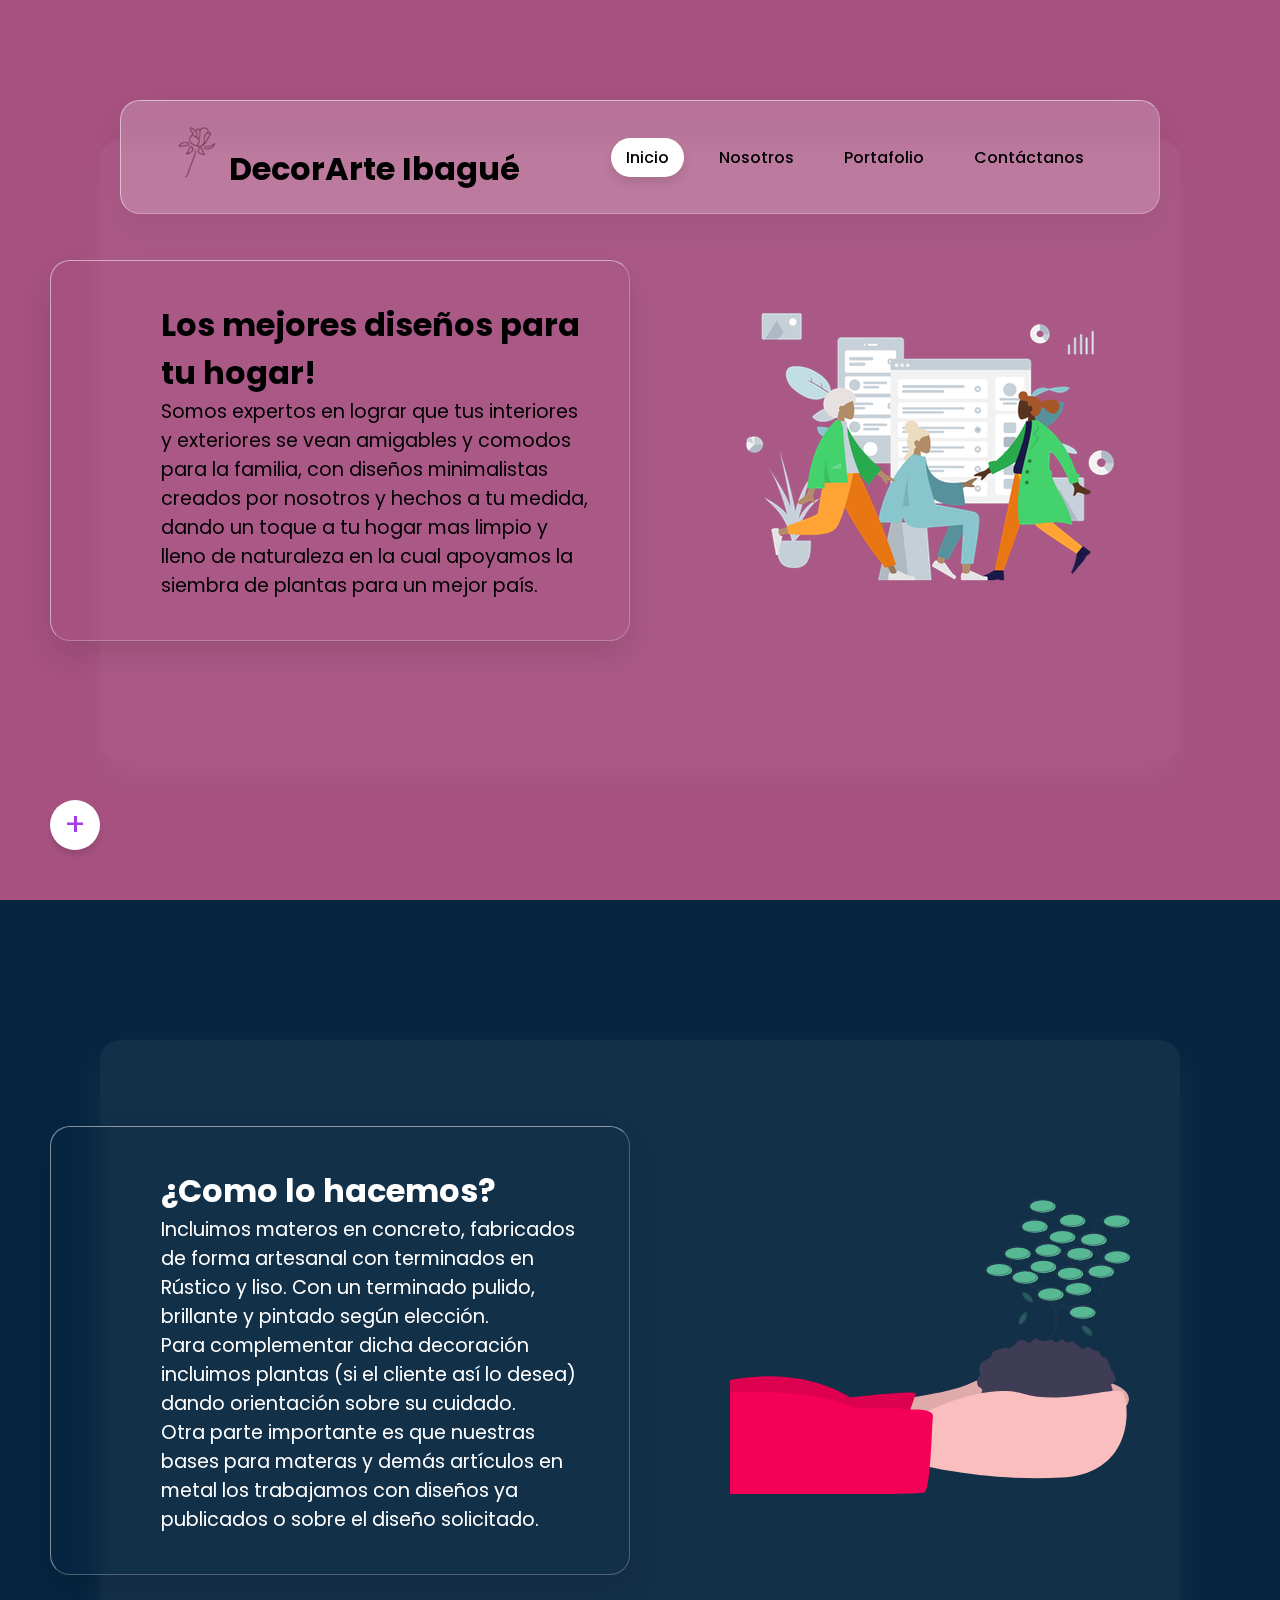
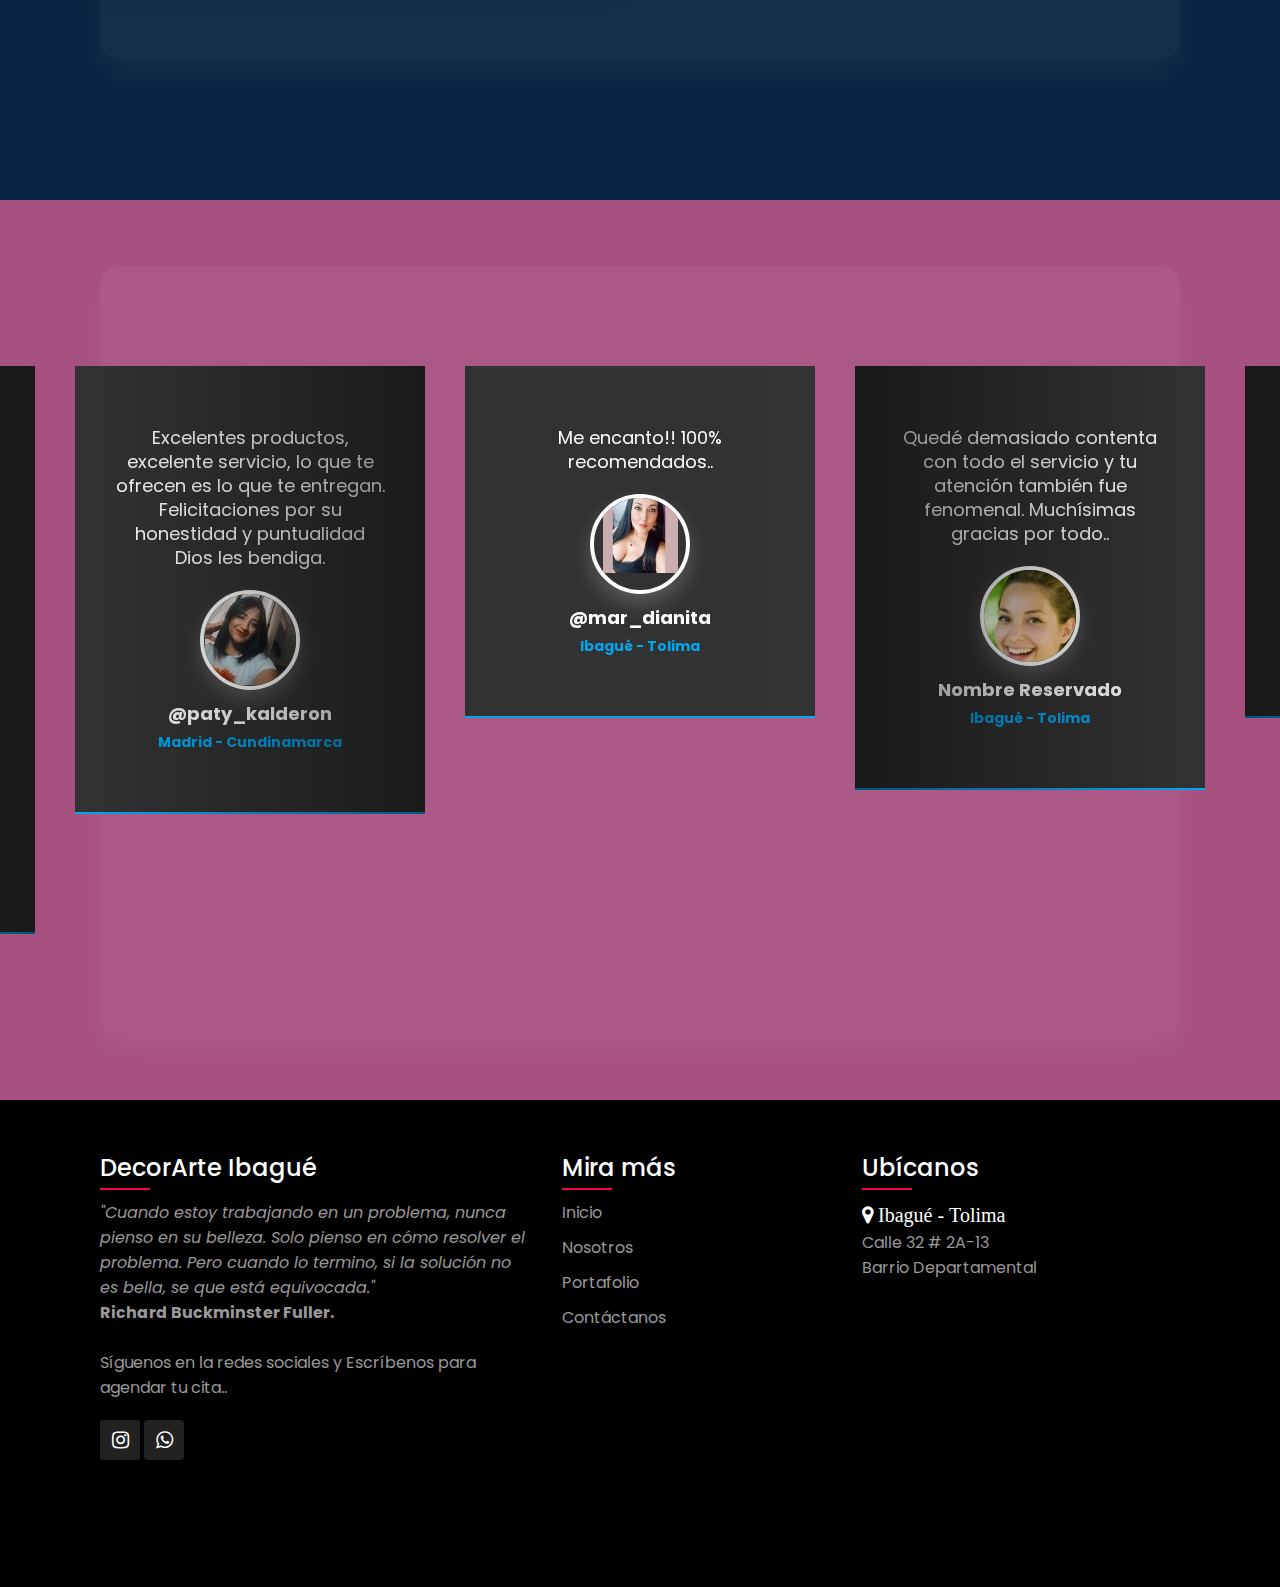
<file: index.html>
<!DOCTYPE html>
<html lang="es">

<head>
    <meta charset="UTF-8">
    <meta http-equiv="X-UA-Compatible" content="IE=edge">
    <meta name="viewport" content="width=device-width, initial-scale=1.0">
    <title>DecorArte Ibague</title>
    <link rel="stylesheet" href="https://unpkg.com/swiper/swiper-bundle.min.css" />
    <link rel="stylesheet" href="https://stackpath.bootstrapcdn.com/font-awesome/4.7.0/css/font-awesome.min.css"
        integrity="sha384-wvfXpqpZZVQGK6TAh5PVlGOfQNHSoD2xbE+QkPxCAFlNEevoEH3Sl0sibVcOQVnN" crossorigin="anonymous">
    <link rel="stylesheet" href="css/style.css">
    <link rel="icon" href="img/logo.ico">
</head>
<body>
    <section>
        <div class="container">
            <header>
                <a href="index.html" class="logo"><img src="img/logotipo.png"> DecorArte Ibagué</a>
                <ul>
                    <li><a href="index.html" class="active">Inicio</a></li>
                    <li><a href="about.html">Nosotros</a></li>
                    <li><a href="portafolio.html">Portafolio</a></li>
                    <li><a href="contact.html">Contáctanos</a></li>
                </ul>
            </header>
            <div class="content">
                <h2>Los mejores diseños para tu hogar!</h2>
                <p>Somos expertos en lograr que tus interiores y exteriores se vean amigables y comodos para la familia,
                    con diseños minimalistas creados por nosotros y hechos a tu medida, dando un toque 
                    a tu hogar mas limpio y lleno de naturaleza en la cual apoyamos la siembra
                    de plantas para un mejor país.
                </p>
            </div>
            <div class="imgBx">
                <img src="img/illustrations/index.png">
            </div>
        </div>
    </section>
    <section class="section2">
        <div class="container2">
            <div class="content2">
                <h2>¿Como lo hacemos?</h2>
                <p>Incluimos materos en concreto, fabricados de forma artesanal con terminados en Rústico y liso.
                    Con un terminado pulido, brillante y pintado según elección.
                    <br />
                    Para complementar dicha decoración incluimos plantas (si el cliente así lo desea) dando orientación
                    sobre su cuidado.
                    <br />
                    Otra parte importante es que nuestras bases para materas y demás artículos en metal los trabajamos
                    con diseños ya publicados o sobre el diseño solicitado.
                </p>
            </div>
            <div class="imgBx2">
                <img src="img/illustrations/art.svg">
            </div>
        </div>
    </section>
    <section class="section3">
        <div class="container3">
            <div class="swiper-container">
                <div class="swiper-wrapper">
                    <div class="swiper-slide">
                        <div class="card">
                            <div class="layer"></div>
                            <div class="contentTestimonio">
                                <p>Me encanto!! 100% recomendados..</p>
                                <div class="imgBxTestimonio">
                                    <img src="img/user/img5.jpg">
                                </div>
                                <div class="detailsTestimonio">
                                    <h2>@mar_dianita <br /><span>Ibagué - Tolima </span></h2>
                                </div>
                            </div>
                        </div>
                    </div>
                    <div class="swiper-slide">
                        <div class="card">
                            <div class="layer"></div>
                            <div class="contentTestimonio">
                                <p>Quedé demasiado contenta con todo el servicio y tu atención
                                    también fue fenomenal. Muchísimas gracias por todo..
                                </p>
                                <div class="imgBxTestimonio">
                                    <img src="img/user/img2.jpg">
                                </div>
                                <div class="detailsTestimonio">
                                    <h2>Nombre Reservado <br /><span>Ibagué - Tolima </span></h2>
                                </div>
                            </div>
                        </div>
                    </div>
                    <div class="swiper-slide">
                        <div class="card">
                            <div class="layer"></div>
                            <div class="contentTestimonio">
                                <p>Estan demasiado lindas!!. ME ENCANTARON</p>
                                <div class="imgBxTestimonio">
                                    <img src="img/user/img1.jpg">
                                </div>
                                <div class="detailsTestimonio">
                                    <h2>Nombre Reservado<br /><span>Ibagué - Tolima </span></h2>
                                </div>
                            </div>
                        </div>
                    </div>
                    <div class="swiper-slide">
                        <div class="card">
                            <div class="layer"></div>
                            <div class="contentTestimonio">
                                <p>Hola buenas tarde, te quería dar las graciaspor la materas.
                                    Estuve toda la semana fuera de ibague y no te había contado
                                    como me había incluyendo.
                                    Y todos quedaron encantados
                                    Y mi suegra quiere unas bases para las materas que tiene, además
                                    que le gusto el modelo
                                </p>
                                <div class="imgBxTestimonio">
                                    <img src="img/user/img3.jpg">
                                </div>
                                <div class="detailsTestimonio">
                                    <h2>Nombre Reservado <br /><span>Ibagué - Tolima </span></h2>
                                </div>
                            </div>
                        </div>
                    </div>
                    <div class="swiper-slide">
                        <div class="card">
                            <div class="layer"></div>
                            <div class="contentTestimonio">
                                <p>Excelentes productos, excelente servicio, lo que te ofrecen es
                                    lo que te entregan. Felicitaciones por su honestidad y puntualidad
                                    Dios les bendiga.
                                </p>
                                <div class="imgBxTestimonio">
                                    <img src="img/user/img4.jpg">
                                </div>
                                <div class="detailsTestimonio">
                                    <h2>@paty_kalderon <br /><span>Madrid - Cundinamarca </span></h2>
                                </div>
                            </div>
                        </div>
                    </div>
                </div>
            </div>
        </div>
    </section>
    <footer>
        <div class="containerFooter">
            <div class="sec aboutus">
                <h2>DecorArte Ibagué</h2>
                <p><i>"Cuando estoy trabajando en un problema, nunca pienso en su belleza. Solo pienso en cómo resolver
                        el problema. Pero cuando lo termino, si la solución no es bella, se que está equivocada."</i>
                    <br><b>Richard Buckminster Fuller.</b>
                </p>
                <br>
                <p>Síguenos en la redes sociales y Escríbenos para agendar tu cita..</p>
                <ul class="sciFooter">
                    <li><a href="https://www.instagram.com/decorarte_ibague/" target="_blank"><i class="fa fa-instagram"
                                aria-hidden="true"></i></a></li>
                    <li><a href="https://api.whatsapp.com/send?phone=573117944435&text=Hola!%20me%20interesa%20saber%20sobre%20los%20productos%20que%20tienes."
                            target="_blank"><i class="fa fa-whatsapp" aria-hidden="true"></i></a></li>
                </ul>
            </div>
            <div class="sec quickLinks">
                <h2>Mira más</h2>
                <ul>
                    <li><a href="index.html">Inicio</a></li>
                    <li><a href="about.html">Nosotros</a></li>
                    <li><a href="portafolio.html">Portafolio</a></li>
                    <li><a href="contact.html">Contáctanos</a></li>
                </ul>
            </div>
            <div class="sec contactFooter">
                <h2>Ubícanos</h2>
                <ul class="infoFooter">
                    <li>
                        <span><i class="fa fa-map-marker" aria-hidden="true"> Ibagué - Tolima</i></span>
                        <span><br />Calle 32 # 2A-13</span>
                        <span><br />Barrio Departamental</span>
                        <span><iframe
                                src="https://www.google.com/maps/embed?pb=!1m18!1m12!1m3!1d3977.891688233912!2d-75.22366885575512!3d4.431270138490678!2m3!1f0!2f0!3f0!3m2!1i1024!2i768!4f13.1!3m3!1m2!1s0x8e38c4c011affb8f%3A0xe0243150aabdb798!2sCl.%2032%20%232-19%2C%20Ibagu%C3%A9%2C%20Tolima!5e0!3m2!1ses!2sco!4v1618170234516!5m2!1ses!2sco"
                                width="250" height="250" style="border:0;" allowfullscreen=""
                                loading="lazy"></iframe></span>
                    </li>
                </ul>
            </div>
        </div>
    </footer>
    <div class="action" onclick=actionToggle();>
        <span>+</span>
        <ul>
            <li><a href="https://www.instagram.com/decorarte_ibague/" target="_blank"><img
                        src="img/instagram.png">Síguenos Instagram</a></li>
            <li><a href="https://api.whatsapp.com/send?phone=573117944435&text=Hola!%20me%20interesa%20saber%20sobre%20los%20productos%20que%20tienes."
                    target="_blank"><img src="img/whatsapp.png">Escríbenos Whatsapp</a></li>
        </ul>
    </div>
    <script src="https://unpkg.com/swiper/swiper-bundle.min.js"></script>
    <script src="js/toggle.js"></script>
    <script>
        var swiper = new Swiper('.swiper-container', {
            effect: 'coverflow',
            grabCursor: true,
            centeredSlides: true,
            slidesPerView: 'auto',
            coverflowEffect: {
                rotate: 0,
                stretch: 0,
                depth: 0,
                modifier: 1,
                slideShadows: true,
            },
            loop: true,
            autoplay: {
                delay: 1700,
                disableOnInteraction: false,
            },
        });
    </script>
</body>

</html>
</file>
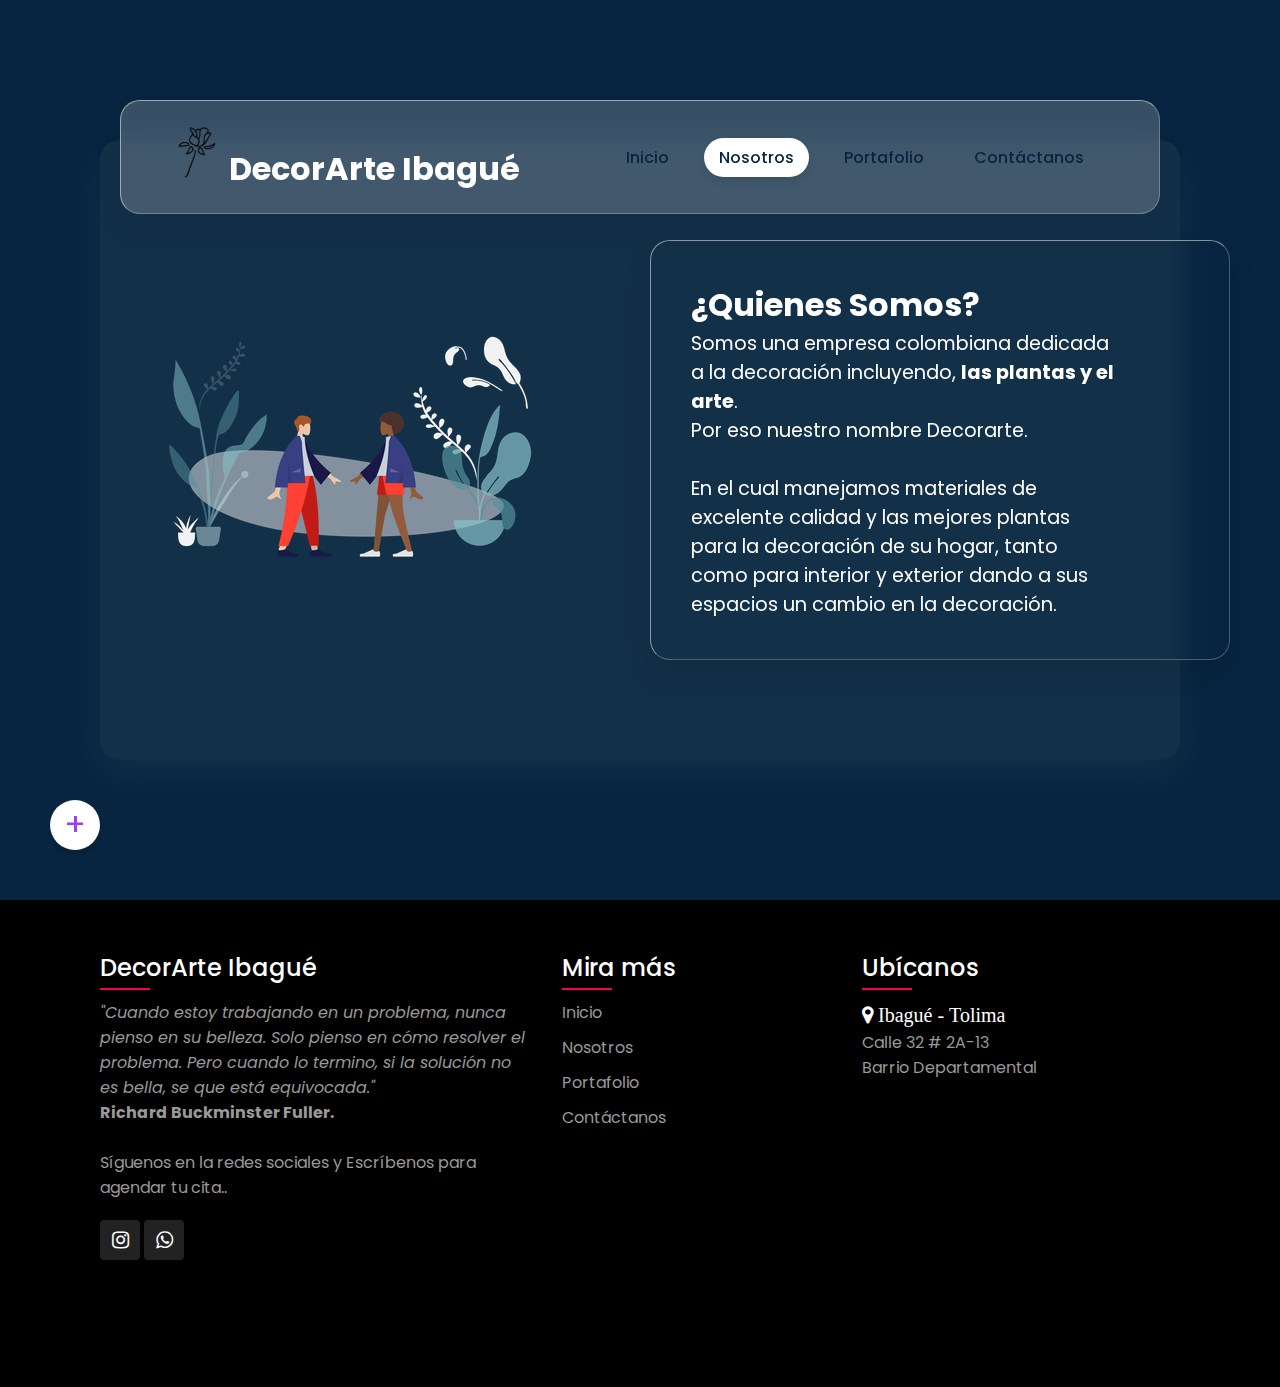
<file: about.html>
<!DOCTYPE html>
<html lang="en">

<head>
    <meta charset="UTF-8">
    <meta http-equiv="X-UA-Compatible" content="IE=edge">
    <meta name="viewport" content="width=device-width, initial-scale=1.0">
    <title>Nosotros</title>
    <link rel="stylesheet" href="css/about.css">
    <link rel="stylesheet" href="https://stackpath.bootstrapcdn.com/font-awesome/4.7.0/css/font-awesome.min.css"
        integrity="sha384-wvfXpqpZZVQGK6TAh5PVlGOfQNHSoD2xbE+QkPxCAFlNEevoEH3Sl0sibVcOQVnN" crossorigin="anonymous">
    <link rel="icon" href="img/logo.ico">
</head>

<body>
    <section>
        <div class="container">
            <header>
                <a href="index.html" class="logo"><img src="img/logotipo2.png"> DecorArte Ibagué</a>
                <ul>
                    <li><a href="index.html">Inicio</a></li>
                    <li><a href="about.html" class="active">Nosotros</a></li>
                    <li><a href="portafolio.html">Portafolio</a></li>
                    <li><a href="contact.html">Contáctanos</a></li>
                </ul>
            </header>
            <div class="imgBx">
                <img src="img/illustrations/about.png">
            </div>
            <div class="content">
                <h2>¿Quienes Somos?</h2>
                <p>Somos una empresa colombiana dedicada a la decoración incluyendo, <b>las plantas y el arte</b>. <br> 
                    Por eso nuestro nombre Decorarte. <br><br>
                    En el cual manejamos materiales de excelente calidad y las mejores plantas para la decoración de su
                    hogar, tanto como para interior y exterior dando a sus espacios un cambio en la decoración.</p>
            </div>
        </div>
    </section>
    <footer>
        <div class="containerFooter">
            <div class="sec aboutus">
                <h2>DecorArte Ibagué</h2>
                <p><i>"Cuando estoy trabajando en un problema, nunca pienso en su belleza. Solo pienso en cómo resolver
                        el problema. Pero cuando lo termino, si la solución no es bella, se que está equivocada."</i>
                    <br><b>Richard Buckminster Fuller.</b>
                </p>
                <br>
                <p>Síguenos en la redes sociales y Escríbenos para agendar tu cita..</p>
                <ul class="sciFooter">
                    <li><a href="https://www.instagram.com/decorarte_ibague/" target="_blank"><i class="fa fa-instagram"
                                aria-hidden="true"></i></a></li>
                    <li><a href="https://api.whatsapp.com/send?phone=573117944435&text=Hola!%20me%20interesa%20saber%20sobre%20los%20productos%20que%20tienes."
                            target="_blank"><i class="fa fa-whatsapp" aria-hidden="true"></i></a></li>
                </ul>
            </div>
            <div class="sec quickLinks">
                <h2>Mira más</h2>
                <ul>
                    <li><a href="index.html">Inicio</a></li>
                    <li><a href="about.html">Nosotros</a></li>
                    <li><a href="portafolio.html">Portafolio</a></li>
                    <li><a href="contact.html">Contáctanos</a></li>
                </ul>
            </div>
            <div class="sec contactFooter">
                <h2>Ubícanos</h2>
                <ul class="infoFooter">
                    <li>
                        <span><i class="fa fa-map-marker" aria-hidden="true"> Ibagué - Tolima</i></span>
                        <span><br />Calle 32 # 2A-13</span>
                        <span><br />Barrio Departamental</span>
                        <span><iframe
                                src="https://www.google.com/maps/embed?pb=!1m18!1m12!1m3!1d3977.891688233912!2d-75.22366885575512!3d4.431270138490678!2m3!1f0!2f0!3f0!3m2!1i1024!2i768!4f13.1!3m3!1m2!1s0x8e38c4c011affb8f%3A0xe0243150aabdb798!2sCl.%2032%20%232-19%2C%20Ibagu%C3%A9%2C%20Tolima!5e0!3m2!1ses!2sco!4v1618170234516!5m2!1ses!2sco"
                                width="250" height="250" style="border:0;" allowfullscreen=""
                                loading="lazy"></iframe></span>
                    </li>
                </ul>
            </div>
        </div>
    </footer>
    <div class="action" onclick=actionToggle();>
        <span>+</span>
        <ul>
            <li><a href="https://www.instagram.com/decorarte_ibague/" target="_blank"><img
                        src="img/instagram.png">Síguenos Instagram</a></li>
            <li><a href="https://api.whatsapp.com/send?phone=573117944435&text=Hola!%20me%20interesa%20saber%20sobre%20los%20productos%20que%20tienes."
                    target="_blank"><img src="img/whatsapp.png">Escríbenos Whatsapp</a></li>
        </ul>
    </div>
    <script src="js/toggle.js"></script>
</body>

</html>
</file>
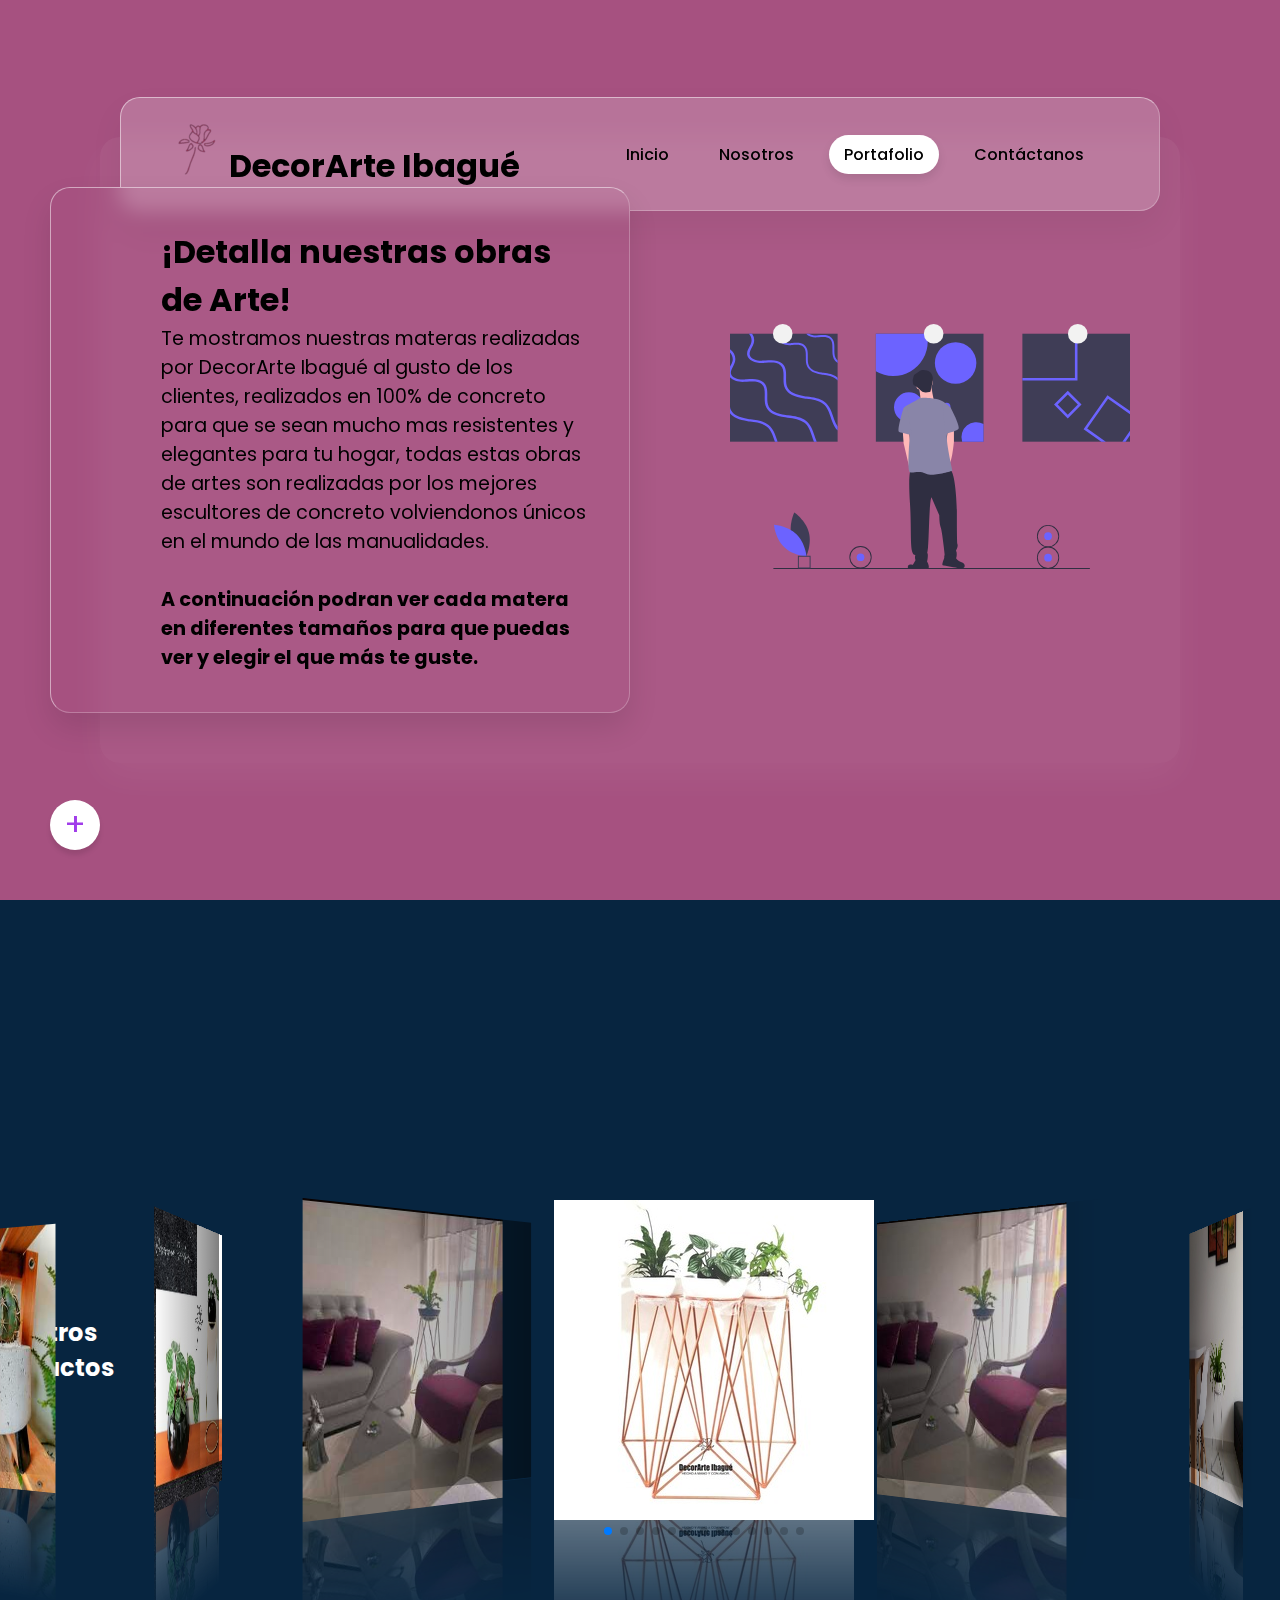
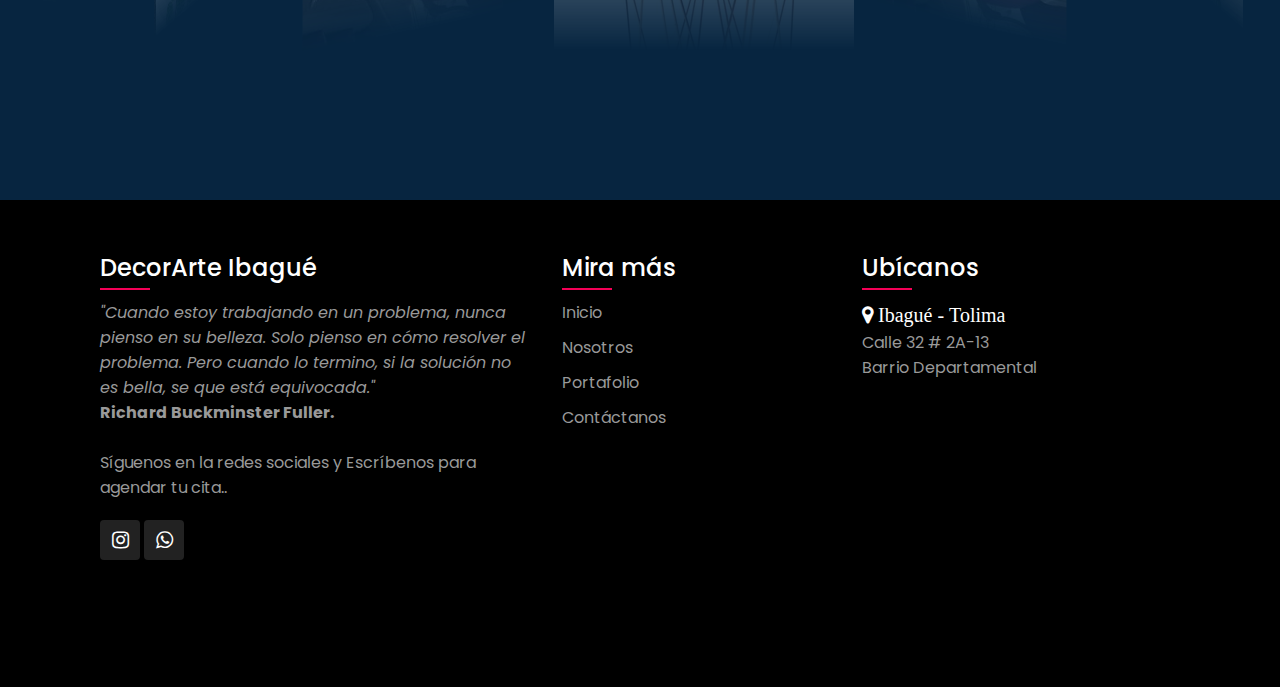
<file: portafolio.html>
<!DOCTYPE html>
<html lang="en">

<head>
    <meta charset="UTF-8">
    <meta http-equiv="X-UA-Compatible" content="IE=edge">
    <meta name="viewport" content="width=device-width, initial-scale=1.0">
    <title>Portafolio</title>
    <link rel="stylesheet" href="https://unpkg.com/swiper/swiper-bundle.min.css" />
    <link rel="stylesheet" href="https://stackpath.bootstrapcdn.com/font-awesome/4.7.0/css/font-awesome.min.css"
        integrity="sha384-wvfXpqpZZVQGK6TAh5PVlGOfQNHSoD2xbE+QkPxCAFlNEevoEH3Sl0sibVcOQVnN" crossorigin="anonymous">
    <link rel="stylesheet" href="css/portafolio.css">
    <link rel="icon" href="img/logo.ico">
</head>

<body>
    <script src="https://unpkg.com/swiper/swiper-bundle.min.js"></script>

    <section>
        <div class="container">
            <header>
                <a href="index.html" class="logo"><img src="img/logotipo.png"> DecorArte Ibagué</a>
                <ul>
                    <li><a href="index.html">Inicio</a></li>
                    <li><a href="about.html">Nosotros</a></li>
                    <li><a href="portafolio.html" class="active">Portafolio</a></li>
                    <li><a href="contact.html">Contáctanos</a></li>
                </ul>
            </header>
            <div class="content">
                <h2>¡Detalla nuestras obras de Arte!</h2>
                <p>Te mostramos nuestras materas realizadas por DecorArte Ibagué al gusto de los clientes,
                    realizados en 100% de concreto para que se sean mucho mas resistentes y
                    elegantes para tu hogar, todas estas obras de artes son realizadas por los mejores 
                    escultores de concreto volviendonos únicos en el mundo de las manualidades.
                    <br>
                    <br>
                    <b>A continuación podran ver cada matera en diferentes tamaños para que puedas ver y
                    elegir el que más te guste.</b>
                </p>
            </div>
            <div class="imgBx">
                <img src="img/illustrations/portafolio.svg">
            </div>
        </div>
    </section>
    <section class="section2">
        <h2>Nuestros Productos</h2>
        <div class="swiper-container">
            <div class="swiper-wrapper">
                <div class="swiper-slide"><img src="img/portafolio/img1.jpeg"></div>
                <div class="swiper-slide"><img src="img/portafolio/img2.jpeg"></div>
                <div class="swiper-slide"><img src="img/portafolio/img3.jpeg"></div>
                <div class="swiper-slide"><img src="img/portafolio/img4.jpeg"></div>
                <div class="swiper-slide"><img src="img/portafolio/img5.jpeg"></div>
                <div class="swiper-slide"><img src="img/portafolio/img6.jpeg"></div>
                <div class="swiper-slide"><img src="img/portafolio/img7.jpeg"></div>
                <div class="swiper-slide"><img src="img/portafolio/img8.jpeg"></div>
                <div class="swiper-slide"><img src="img/portafolio/img9.jpeg"></div>
                <div class="swiper-slide"><img src="img/portafolio/img10.jpeg"></div>
                <div class="swiper-slide"><img src="img/portafolio/img11.jpeg"></div>
                <div class="swiper-slide"><img src="img/portafolio/img12.jpeg"></div>
                <div class="swiper-slide"><img src="img/portafolio/img13.jpeg"></div>
            </div>
            <!-- Add Pagination -->
            <div class="swiper-pagination"></div>
        </div>
    </section>
    <footer>
        <div class="containerFooter">
            <div class="sec aboutus">
                <h2>DecorArte Ibagué</h2>
                <p><i>"Cuando estoy trabajando en un problema, nunca pienso en su belleza. Solo pienso en cómo resolver
                        el problema. Pero cuando lo termino, si la solución no es bella, se que está equivocada."</i>
                    <br><b>Richard Buckminster Fuller.</b>
                </p>
                <br>
                <p>Síguenos en la redes sociales y Escríbenos para agendar tu cita..</p>
                <ul class="sciFooter">
                    <li><a href="https://www.instagram.com/decorarte_ibague/" target="_blank"><i class="fa fa-instagram"
                                aria-hidden="true"></i></a></li>
                    <li><a href="https://api.whatsapp.com/send?phone=573117944435&text=Hola!%20me%20interesa%20saber%20sobre%20los%20productos%20que%20tienes."
                            target="_blank"><i class="fa fa-whatsapp" aria-hidden="true"></i></a></li>
                </ul>
            </div>
            <div class="sec quickLinks">
                <h2>Mira más</h2>
                <ul>
                    <li><a href="index.html">Inicio</a></li>
                    <li><a href="about.html">Nosotros</a></li>
                    <li><a href="portafolio.html">Portafolio</a></li>
                    <li><a href="contact.html">Contáctanos</a></li>
                </ul>
            </div>
            <div class="sec contactFooter">
                <h2>Ubícanos</h2>
                <ul class="infoFooter">
                    <li>
                        <span><i class="fa fa-map-marker" aria-hidden="true"> Ibagué - Tolima</i></span>
                        <span><br />Calle 32 # 2A-13</span>
                        <span><br />Barrio Departamental</span>
                        <span><iframe
                                src="https://www.google.com/maps/embed?pb=!1m18!1m12!1m3!1d3977.891688233912!2d-75.22366885575512!3d4.431270138490678!2m3!1f0!2f0!3f0!3m2!1i1024!2i768!4f13.1!3m3!1m2!1s0x8e38c4c011affb8f%3A0xe0243150aabdb798!2sCl.%2032%20%232-19%2C%20Ibagu%C3%A9%2C%20Tolima!5e0!3m2!1ses!2sco!4v1618170234516!5m2!1ses!2sco"
                                width="250" height="250" style="border:0;" allowfullscreen=""
                                loading="lazy"></iframe></span>
                    </li>
                </ul>
            </div>
        </div>
    </footer>
    <div class="action" onclick=actionToggle();>
        <span>+</span>
        <ul>
            <li><a href="https://www.instagram.com/decorarte_ibague/" target="_blank"><img
                        src="img/instagram.png">Síguenos Instagram</a></li>
            <li><a href="https://api.whatsapp.com/send?phone=573117944435&text=Hola!%20me%20interesa%20saber%20sobre%20los%20productos%20que%20tienes."
                    target="_blank"><img src="img/whatsapp.png">Escríbenos Whatsapp</a></li>
        </ul>
    </div>
    <script src="js/toggle.js"></script>
    <script>
        var swiper = new Swiper('.swiper-container', {
            effect: 'coverflow',
            grabCursor: true,
            centeredSlides: true,
            slidesPerView: 'auto',
            coverflowEffect: {
                rotate: 50,
                stretch: 0,
                depth: 100,
                modifier: 1,
                slideShadows: true,
            },
            pagination: {
                el: '.swiper-pagination',
            },
            loop: true,
            autoplay: {
                delay: 2000,
                disableOnInteraction: false,
            },
        });
    </script>
</body>

</html>
</file>
<file: css/style.css>
@import url('https://fonts.googleapis.com/css?family=Poppins:200,300,400,500,600,700,800,900&display=swap');
* {
    margin: 0;
    padding: 0;
    box-sizing: border-box;
    font-family: 'Poppins', sans-serif;
}

section {
    display: flex;
    justify-content: center;
    align-items: center;
    min-height: 100vh;
    background: #A65180;
    background-size: cover;
    background-position: center;
    background-attachment: fixed;
    padding: 50px;
}

.section2 {
    display: flex;
    justify-content: center;
    align-items: center;
    min-height: 100vh;
    background: #072540;
    background-size: cover;
    background-position: center;
    background-attachment: fixed;
    padding: 50px;
}

.section3 {
    display: flex;
    justify-content: center;
    align-items: center;
    min-height: 100vh;
    background: #A65180;
    background-size: cover;
    background-position: center;
    background-attachment: fixed;
    padding: 50px;
}

.container {
    position: relative;
    width: calc(100% - 100px);
    min-height: calc(100vh - 280px);
    background: rgba(255, 255, 255, 0.05);
    box-shadow: 0 15px 35px rgba(255, 255, 255, 0.05);
    border-radius: 20px;
    display: flex;
    justify-content: space-between;
    align-items: center;
    padding: 50px;
}

.container2 {
    position: relative;
    width: calc(100% - 100px);
    min-height: calc(100vh - 280px);
    background: rgba(255, 255, 255, 0.05);
    box-shadow: 0 15px 35px rgba(255, 255, 255, 0.05);
    border-radius: 20px;
    display: flex;
    justify-content: space-between;
    align-items: center;
    padding: 50px;
}

.container3 {
    position: relative;
    width: calc(100% - 100px);
    max-width: 100%;
    min-height: calc(100vh - 280px);
    background: rgba(255, 255, 255, 0.05);
    box-shadow: 0 15px 35px rgba(255, 255, 255, 0.05);
    border-radius: 20px;
    display: flex;
    justify-content: space-between;
    align-items: center;
    padding: 50px;
    /*-webkit-box-reflect: below 1px linear-gradient(transparent 70%, #0009);*/
}
.swiper-container {
    width: 100%;
    padding-top: 50px;
    padding-bottom: 50px;
}

.swiper-slide {
    background-position: center;
    background-size: cover;
    width: 350px;
    min-height: 350px;
    margin: 0 20px;
    background: #fff;
}

.swiper-container-3d .swiper-slide-shadow-left, .swiper-container-3d .swiper-slide-shadow-right {
    background-image: none;
}

.container3 .card {
    position: relative;
    width: 100%;
    margin: 0 auto;
    background: #333;
    padding: 60px 40px;
    text-align: center;
    overflow: hidden;
}

.container3 .card .layer {
    position: absolute;
    top: calc(100% - 2px);
    left: 0;
    width: 100%;
    height: 100%;
    background: linear-gradient(#03a9f4, #e91ee3);
    z-index: 1;
    transition: 0.5s;
}

.container3 .card:hover .layer {
    top: 0;
}

.container3 .card .contentTestimonio {
    position: relative;
    z-index: 2;
}

.container3 .card .contentTestimonio p {
    font-size: 18px;
    line-height: 24px;
    margin-bottom: 20px;
    color: #fff;
}

.container3 .card .contentTestimonio .imgBxTestimonio {
    width: 100px;
    height: 100px;
    margin: 0 auto 10px;
    border-radius: 50%;
    overflow: hidden;
    border: 4px solid #fff;
    box-shadow: 0 10px 20px rgba(255, 255, 255, 0.2);
}

.container3 .card .contentTestimonio h2 {
    font-size: 18px;
    color: #fff;
}

.container3 .card .contentTestimonio h2 span {
    color: #03a9f4;
    font-size: 14px;
    transition: 0.5s;
}

.container3 .card:hover .contentTestimonio h2 span {
    color: #fff;
}

header {
    position: absolute;
    top: -40px;
    right: 20px;
    left: 20px;
    padding: 20px 50px;
    display: flex;
    justify-content: space-between;
    align-items: center;
    background: rgba(255, 255, 255, 0.2);
    box-shadow: 0 15px 35px rgba(0, 0, 0, 0.05);
    border-radius: 20px;
    backdrop-filter: blur(10px);
    border: 1px solid rgba(255, 255, 255, 0.25);
    border-top: 1px solid rgba(255, 255, 255, 0.5);
    border-left: 1px solid rgba(255, 255, 255, 0.5);
}

header .logo {
    color: #000;
    font-weight: 700;
    text-decoration: none;
    font-size: 2em;
}

header ul {
    display: flex;
}

header ul li {
    list-style: none;
    margin: 0 10px;
}

header ul li a {
    text-decoration: none;
    font-weight: 500;
    color: #000;
    padding: 8px 15px;
    border-radius: 25px;
}

header ul li a:hover, header ul li a.active {
    background: #fff;
    box-shadow: 0 5px 10px rgba(0, 0, 0, 0.1);
}

.content {
    transform: translateX(-100px);
    max-width: 700px;
    box-shadow: 0 15px 30px rgba(0, 0, 0, 0.1);
    border-radius: 20px;
    backdrop-filter: blur(10px);
    border: 1px solid rgba(255, 255, 255, 0.25);
    border-top: 1px solid rgba(255, 255, 255, 0.5);
    border-left: 1px solid rgba(255, 255, 255, 0.5);
    padding: 40px;
    padding-left: 110px;
}

.content2 {
    transform: translateX(-100px);
    max-width: 700px;
    box-shadow: 0 15px 30px rgba(0, 0, 0, 0.1);
    border-radius: 20px;
    backdrop-filter: blur(10px);
    border: 1px solid rgba(255, 255, 255, 0.25);
    border-top: 1px solid rgba(255, 255, 255, 0.5);
    border-left: 1px solid rgba(255, 255, 255, 0.5);
    padding: 40px;
    padding-left: 110px;
}

.content h2 {
    font-size: 2em;
    color: #000;
}

.content2 h2 {
    font-size: 2em;
    color: #fff;
}

.content p {
    font-size: 1.2em;
    color: #000;
}

.content2 p {
    font-size: 1.2em;
    color: #fff;
}

.content a {
    display: inline-block;
    padding: 15px 30px;
    background: #fff;
    color: #F2D5D5;
    margin-top: 20px;
    border-radius: 30px;
    font-size: 1.2em;
    font-weight: 500;
    text-decoration: none;
    box-shadow: 0 5px 10px rgba(0, 0, 0, 0.1);
}

.content2 a {
    display: inline-block;
    padding: 15px 30px;
    background: #fff;
    color: #000;
    margin-top: 20px;
    border-radius: 30px;
    font-size: 1.2em;
    font-weight: 500;
    text-decoration: none;
    box-shadow: 0 5px 10px rgba(0, 0, 0, 0.1);
}

.imgBx img {
    max-width: 400px;
    animation: animate 0s linear infinite;
}

.imgBx2 img {
    max-width: 400px;
    animation: animate 0s linear infinite;
}

@keyframes animate {
    0%, 100% {
        transform: translateY(50px);
    }
    50% {
        transform: translateY(100%);
    }
}

.action {
    position: fixed;
    bottom: 50px;
    left: 50px;
    width: 50px;
    height: 50px;
    background: #fff;
    border-radius: 50%;
    cursor: pointer;
    box-shadow: 0 5px 5px rgba(0, 0, 0, 0.1);
}

.action span {
    position: relative;
    width: 100%;
    height: 100%;
    display: flex;
    justify-content: center;
    align-items: center;
    color: #a13dea;
    font-size: 2em;
    transition: 0.3s ease-in-out;
}

.action.active span {
    transform: rotate(135deg);
}

.action ul {
    position: absolute;
    bottom: 55px;
    background: #fff;
    min-width: 250px;
    padding: 20px;
    border-radius: 20px;
    bottom: 65px;
    opacity: 0;
    visibility: hidden;
    transition: 0.3s;
}

.action.active ul {
    bottom: 65px;
    opacity: 1;
    visibility: visible;
    transition: 0.3s;
}

.action.active ul li {
    list-style: none;
    display: flex;
    justify-content: flex-start;
    align-items: center;
    padding: 10px 0;
    transition: 0.3s;
}

.action ul li a:hover {
    font-weight: 600;
    text-decoration: none;
    color: #222;
}

.action ul li:not(:last-child) {
    border-bottom: 1px solid rgba(0, 0, 0, 0.1);
}

.action ul li img {
    margin-right: 10px;
    opacity: 0.2;
    transform: scale(0.8);
}

.action ul li:hover img {
    opacity: 0.8;
}

footer {
    position: relative;
    width: 100%;
    height: auto;
    padding: 50px 100px;
    background: #000;
    display: flex;
    justify-content: space-between;
    flex-wrap: wrap;
}

footer .containerFooter {
    display: flex;
    justify-content: space-between;
    flex-wrap: wrap;
    flex-direction: row;
}

footer .containerFooter .sec {
    margin-right: 30px;
}

footer .containerFooter .sec.aboutus {
    width: 40%;
}

footer .containerFooter h2 {
    position: relative;
    color: #fff;
    font-weight: 500;
    margin-bottom: 15px;
}

footer .containerFooter h2:before {
    content: '';
    position: absolute;
    bottom: -5px;
    left: 0;
    width: 50px;
    height: 2px;
    background: #F50057;
}

footer p {
    color: #999;
}

.sciFooter {
    margin-top: 20px;
    display: flex;
}

.sciFooter li {
    list-style: none;
}

.sciFooter li a {
    display: inline-block;
    width: 40px;
    height: 40px;
    background: #222;
    display: flex;
    justify-content: center;
    align-items: center;
    margin-right: 4px;
    text-decoration: none;
    border-radius: 4px;
}

.sciFooter li a:hover {
    background: #F50057;
}

.sciFooter li a .fa {
    color: #fff;
    font-size: 20px;
}

.quickLinks {
    position: relative;
    width: 25%;
}

.quickLinks ul li {
    list-style: none;
}

.quickLinks ul li a {
    color: #999;
    text-decoration: none;
    margin-bottom: 10px;
    display: inline-block;
}

.quickLinks ul li a:hover {
    color: #fff;
}

.contactFooter {
    width: calc(35% - 60px);
    margin-right: 0 !important;
}

.containerFooter .infoFooter {
    position: relative;
}

.contactFooter .infoFooter li span:nth-child(1) {
    color: #fff;
    font-size: 20px;
    margin-right: 10px;
}

.contactFooter .infoFooter li span {
    color: #999;
}

.contactFooter .infoFooter li a {
    color: #999;
    text-decoration: none;
}

.contactFooter .infoFooter li a:hover {
    color: #fff;
}

@media screen and (max-width: 1200px) {
    .container {
        position: relative;
        width: calc(100% - 20px);
    }
    .container2 {
        position: relative;
        width: calc(100% - 20px);
    }
    .container3 {
        position: relative;
        width: calc(100% - 20px);
    }
}

@media screen and (max-width:992px) {
    section {
        padding: 50px 10px 10px;
    }
    .section2 {
        padding: 50px 10px 10px;
    }
    .section3 {
        padding: 50px 10px 10px;
    }
    .container {
        flex-direction: column;
        height: auto;
        padding: 20px;
    }
    .container2 {
        flex-direction: column;
        height: auto;
        padding: 20px;
    }
    .container3 {
        flex-direction: column;
        height: auto;
        padding: 20px;
    }
    .container .content {
        transform: translateX(0px);
        max-width: 100%;
        padding: 30px;
        margin-top: -40px;
    }
    .container2 .content2 {
        transform: translateX(0px);
        max-width: 100%;
        padding: 30px;
        margin-top: -40px;
    }
    .container3 .swiper-wrapper {
        transform: translateX(0px);
        max-width: 100%;
        padding: 30px;
        margin-top: -40px;
        left: -425px;
    }
    header {
        position: relative;
        flex-direction: column;
        width: 100%;
        top: -60px;
        padding: 20px;
        right: 0;
        left: 0;
    }
    header ul {
        margin-top: 10px;
        flex-wrap: wrap;
    }
    header ul li {
        margin: 2px;
    }
    header ul li a {
        display: inline-block;
    }
    .imgBx {
        margin-bottom: 50px;
    }
    .imgBx2 {
        margin-bottom: 50px;
    }
    .content a {
        font-size: 1em;
        padding: 10px 20px;
    }
    .content2 a {
        font-size: 1em;
        padding: 10px 20px;
    }
    footer {
        padding: 40px;
    }
    footer .containerFooter {
        flex-direction: column;
    }
    footer .containerFooter .sec {
        margin-right: 0;
        margin-bottom: 40px;
    }
    footer .containerFooter .sec.aboutus, .quickLinks, .contactFooter {
        width: 100%;
    }
    @keyframes animate {
        0%, 100% {
            transform: translateY(-20px);
        }
        50% {
            transform: translateY(20px);
        }
    }
    @media screen and (max-width: 600px) {
        header .logo {
            font-size: 1em;
        }
        .content h2 {
            font-size: 1.5em;
            color: #000;
        }
        .content2 h2 {
            font-size: 1.5em;
            color: #fff;
        }
        .content p {
            font-size: 1em;
            color: #000;
        }
        .content2 p {
            font-size: 1em;
            color: #fff;
        }
        .imgBx img {
            max-width: 300px;
        }
        .imgBx2 img {
            max-width: 300px;
        }
        .action span {
            max-width: 300px;
        }
        footer {
            padding: 40px;
        }
        footer .containerFooter {
            flex-direction: column;
        }
        footer .containerFooter .sec {
            margin-right: 0;
            margin-bottom: 40px;
        }
        footer .containerFooter .sec.aboutus, .quickLinks, .contactFooter {
            width: 100%;
        }
    }
}
</file>
<file: css/about.css>
@import url('https://fonts.googleapis.com/css?family=Poppins:200,300,400,500,600,700,800,900&display=swap');
* {
    margin: 0;
    padding: 0;
    box-sizing: border-box;
    font-family: 'Poppins', sans-serif;
}

section {
    display: flex;
    justify-content: center;
    align-items: center;
    min-height: 100vh;
    background: #072540;
    background-size: cover;
    background-position: center;
    background-attachment: fixed;
    padding: 50px;
}

.container {
    position: relative;
    width: calc(100% - 100px);
    min-height: calc(100vh - 280px);
    background: rgba(255, 255, 255, 0.05);
    box-shadow: 0 15px 35px rgba(255, 255, 255, 0.05);
    border-radius: 20px;
    display: flex;
    justify-content: space-between;
    align-items: center;
    padding: 50px;
}

header {
    position: absolute;
    top: -40px;
    right: 20px;
    left: 20px;
    padding: 20px 50px;
    display: flex;
    justify-content: space-between;
    align-items: center;
    background: rgba(255, 255, 255, 0.2);
    box-shadow: 0 15px 35px rgba(0, 0, 0, 0.05);
    border-radius: 20px;
    backdrop-filter: blur(10px);
    border: 1px solid rgba(255, 255, 255, 0.25);
    border-top: 1px solid rgba(255, 255, 255, 0.5);
    border-left: 1px solid rgba(255, 255, 255, 0.5);
}

header .logo {
    color: #fff;
    font-weight: 700;
    text-decoration: none;
    font-size: 2em;
}

header ul {
    display: flex;
}

header ul li {
    list-style: none;
    margin: 0 10px;
}

header ul li a {
    text-decoration: none;
    font-weight: 500;
    color: #072540;
    padding: 8px 15px;
    border-radius: 25px;
}

header ul li a:hover, header ul li a.active {
    background: #fff;
    box-shadow: 0 5px 10px rgba(0, 0, 0, 0.1);
}

.content {
    transform: translateX(100px);
    max-width: 700px;
    box-shadow: 0 15px 30px rgba(0, 0, 0, 0.1);
    border-radius: 20px;
    backdrop-filter: blur(10px);
    border: 1px solid rgba(255, 255, 255, 0.25);
    border-top: 1px solid rgba(255, 255, 255, 0.5);
    border-left: 1px solid rgba(255, 255, 255, 0.5);
    padding: 40px;
    padding-right: 110px;
}

.content h2 {
    font-size: 2em;
    color: #fff;
}

.content p {
    font-size: 1.2em;
    color: #fff;
}

.content a {
    display: inline-block;
    padding: 15px 30px;
    background: #fff;
    color: #8a2435;
    margin-top: 20px;
    border-radius: 30px;
    font-size: 1.2em;
    font-weight: 500;
    text-decoration: none;
    box-shadow: 0 5px 10px rgba(0, 0, 0, 0.1);
}

.imgBx img {
    max-width: 400px;
    animation: animate 0s linear infinite;
}

@keyframes animate {
    0%, 100% {
        transform: translateY(50px);
    }
    50% {
        transform: translateY(100%);
    }
}

.action {
    position: fixed;
    bottom: 50px;
    left: 50px;
    width: 50px;
    height: 50px;
    background: #fff;
    border-radius: 50%;
    cursor: pointer;
    box-shadow: 0 5px 5px rgba(0, 0, 0, 0.1);
}

.action span {
    position: relative;
    width: 100%;
    height: 100%;
    display: flex;
    justify-content: center;
    align-items: center;
    color: #a13dea;
    font-size: 2em;
    transition: 0.3s ease-in-out;
}

.action.active span {
    transform: rotate(135deg);
}

.action ul {
    position: absolute;
    bottom: 55px;
    background: #fff;
    min-width: 250px;
    padding: 20px;
    border-radius: 20px;
    bottom: 65px;
    opacity: 0;
    visibility: hidden;
    transition: 0.3s;
}

.action.active ul {
    bottom: 65px;
    opacity: 1;
    visibility: visible;
    transition: 0.3s;
}

.action.active ul li {
    list-style: none;
    display: flex;
    justify-content: flex-start;
    align-items: center;
    padding: 10px 0;
    transition: 0.3s;
}

.action ul li a:hover {
    font-weight: 600;
    text-decoration: none;
    color: #222;
}

.action ul li:not(:last-child) {
    border-bottom: 1px solid rgba(0, 0, 0, 0.1);
}

.action ul li img {
    margin-right: 10px;
    opacity: 0.2;
    transform: scale(0.8);
}

.action ul li:hover img {
    opacity: 0.8;
}

footer {
    position: relative;
    width: 100%;
    height: auto;
    padding: 50px 100px;
    background: #000;
    display: flex;
    justify-content: space-between;
    flex-wrap: wrap;
}

footer .containerFooter {
    display: flex;
    justify-content: space-between;
    flex-wrap: wrap;
    flex-direction: row;
}

footer .containerFooter .sec {
    margin-right: 30px;
}

footer .containerFooter .sec.aboutus {
    width: 40%;
}

footer .containerFooter h2 {
    position: relative;
    color: #fff;
    font-weight: 500;
    margin-bottom: 15px;
}

footer .containerFooter h2:before {
    content: '';
    position: absolute;
    bottom: -5px;
    left: 0;
    width: 50px;
    height: 2px;
    background: #F50057;
}

footer p {
    color: #999;
}

.sciFooter {
    margin-top: 20px;
    display: flex;
}

.sciFooter li {
    list-style: none;
}

.sciFooter li a {
    display: inline-block;
    width: 40px;
    height: 40px;
    background: #222;
    display: flex;
    justify-content: center;
    align-items: center;
    margin-right: 4px;
    text-decoration: none;
    border-radius: 4px;
}

.sciFooter li a:hover {
    background: #F50057;
}

.sciFooter li a .fa {
    color: #fff;
    font-size: 20px;
}

.quickLinks {
    position: relative;
    width: 25%;
}

.quickLinks ul li {
    list-style: none;
}

.quickLinks ul li a {
    color: #999;
    text-decoration: none;
    margin-bottom: 10px;
    display: inline-block;
}

.quickLinks ul li a:hover {
    color: #fff;
}

.contactFooter {
    width: calc(35% - 60px);
    margin-right: 0 !important;
}

.containerFooter .infoFooter {
    position: relative;
}

.contactFooter .infoFooter li span:nth-child(1) {
    color: #fff;
    font-size: 20px;
    margin-right: 10px;
}

.contactFooter .infoFooter li span {
    color: #999;
}

.contactFooter .infoFooter li a {
    color: #999;
    text-decoration: none;
}

.contactFooter .infoFooter li a:hover {
    color: #fff;
}

@media (max-width: 1200px) {
    .container {
        position: relative;
        width: calc(100% - 20px);
    }
}

@media (max-width:992px) {
    section {
        padding: 50px 10px 10px;
    }
    .container {
        flex-direction: column;
        height: auto;
        padding: 20px;
    }
    .container .content {
        transform: translateX(0px);
        max-width: 100%;
        padding: 30px;
        margin-top: -40px;
    }
    header {
        position: relative;
        flex-direction: column;
        width: 100%;
        top: -60px;
        padding: 20px;
        right: 0;
        left: 0;
    }
    header ul {
        margin-top: 10px;
        flex-wrap: wrap;
    }
    header ul li {
        margin: 2px;
    }
    header ul li a {
        display: inline-block;
    }
    .imgBx {
        margin-bottom: 50px;
    }
    .content a {
        font-size: 1em;
        padding: 10px 20px;
    }
    footer {
        padding: 40px;
    }
    footer .containerFooter {
        flex-direction: column;
    }
    footer .containerFooter .sec {
        margin-right: 0;
        margin-bottom: 40px;
    }
    footer .containerFooter .sec.aboutus, .quickLinks, .contactFooter {
        width: 100%;
    }
    @keyframes animate {
        0%, 100% {
            transform: translateY(-20px);
        }
        50% {
            transform: translateY(20px);
        }
    }
    .sci {
        position: relative;
        flex-direction: row;
        left: 0;
    }
    .sci li a {
        margin: 0 10px;
    }
    .copyrightText {
        position: relative;
        bottom: initial;
        left: inherit;
        width: 100%;
        color: #8a2435;
        text-align: center;
        margin-top: 20px;
    }
}

@media (max-width: 600px) {
    header .logo {
        font-size: 1em;
    }
    .content h2 {
        font-size: 1.5em;
        color: #fff;
    }
    .content p {
        font-size: 1em;
        color: #fff;
    }
    .imgBx img {
        max-width: 300px;
    }
    footer {
        padding: 40px;
    }
    footer .containerFooter {
        flex-direction: column;
    }
    footer .containerFooter .sec {
        margin-right: 0;
        margin-bottom: 40px;
    }
    footer .containerFooter .sec.aboutus, .quickLinks, .contactFooter {
        width: 100%;
    }
}
</file>
<file: css/portafolio.css>
@import url('https://fonts.googleapis.com/css?family=Poppins:200,300,400,500,600,700,800,900&display=swap');
* {
    margin: 0;
    padding: 0;
    box-sizing: border-box;
    font-family: 'Poppins', sans-serif;
}

.swiper-container {
    width: 100%;
    padding-top: 50px;
    padding-bottom: 50px;
}

.swiper-slide {
    background-position: center;
    background-size: cover;
    width: 300px;
    height: 300px;
    -webkit-box-reflect: below 1px linear-gradient(transparent, transparent, #0006);
}

section {
    display: flex;
    justify-content: center;
    align-items: center;
    min-height: 100vh;
    background: #A65180;
    background-size: cover;
    background-position: center;
    background-attachment: fixed;
    padding: 50px;
}

.section2 {
    display: flex;
    justify-content: center;
    align-items: center;
    min-height: 100vh;
    background: #072540;
    background-size: cover;
    background-position: center;
    background-attachment: fixed;
    padding: 50px;
}

.container {
    position: relative;
    width: calc(100% - 100px);
    min-height: calc(100vh - 280px);
    background: rgba(255, 255, 255, 0.05);
    box-shadow: 0 15px 35px rgba(255, 255, 255, 0.05);
    border-radius: 20px;
    display: flex;
    justify-content: space-between;
    align-items: center;
    padding: 50px;
}

.container2 {
    position: relative;
    width: calc(100% - 100px);
    min-height: calc(100vh - 280px);
    background: rgba(255, 255, 255, 0.05);
    box-shadow: 0 15px 35px rgba(255, 255, 255, 0.05);
    border-radius: 20px;
    display: flex;
    justify-content: space-between;
    align-items: center;
    padding: 50px;
}

header {
    position: absolute;
    top: -40px;
    right: 20px;
    left: 20px;
    padding: 20px 50px;
    display: flex;
    justify-content: space-between;
    align-items: center;
    background: rgba(255, 255, 255, 0.2);
    box-shadow: 0 15px 35px rgba(0, 0, 0, 0.05);
    border-radius: 20px;
    backdrop-filter: blur(10px);
    border: 1px solid rgba(255, 255, 255, 0.25);
    border-top: 1px solid rgba(255, 255, 255, 0.5);
    border-left: 1px solid rgba(255, 255, 255, 0.5);
}

header .logo {
    color: #000;
    font-weight: 700;
    text-decoration: none;
    font-size: 2em;
}

header ul {
    display: flex;
}

header ul li {
    list-style: none;
    margin: 0 10px;
}

header ul li a {
    text-decoration: none;
    font-weight: 500;
    color: #000;
    padding: 8px 15px;
    border-radius: 25px;
}

header ul li a:hover, header ul li a.active {
    background: #fff;
    box-shadow: 0 5px 10px rgba(0, 0, 0, 0.1);
}

.content {
    transform: translateX(-100px);
    max-width: 700px;
    box-shadow: 0 15px 30px rgba(0, 0, 0, 0.1);
    border-radius: 20px;
    backdrop-filter: blur(10px);
    border: 1px solid rgba(255, 255, 255, 0.25);
    border-top: 1px solid rgba(255, 255, 255, 0.5);
    border-left: 1px solid rgba(255, 255, 255, 0.5);
    padding: 40px;
    padding-left: 110px;
}

.content2 {
    transform: translateX(-100px);
    max-width: 700px;
    box-shadow: 0 15px 30px rgba(0, 0, 0, 0.1);
    border-radius: 20px;
    backdrop-filter: blur(10px);
    border: 1px solid rgba(255, 255, 255, 0.25);
    border-top: 1px solid rgba(255, 255, 255, 0.5);
    border-left: 1px solid rgba(255, 255, 255, 0.5);
    padding: 40px;
    padding-left: 110px;
}

.content h2 {
    font-size: 2em;
    color: #000;
}

.content2 h2 {
    font-size: 2em;
    color: #fff;
}

.content p {
    font-size: 1.2em;
    color: #000;
}

.content2 p {
    font-size: 1.2em;
    color: #fff;
}

.content a {
    display: inline-block;
    padding: 15px 30px;
    background: #fff;
    color: #F2D5D5;
    margin-top: 20px;
    border-radius: 30px;
    font-size: 1.2em;
    font-weight: 500;
    text-decoration: none;
    box-shadow: 0 5px 10px rgba(0, 0, 0, 0.1);
}

.content2 a {
    display: inline-block;
    padding: 15px 30px;
    background: #fff;
    color: #fff;
    margin-top: 20px;
    border-radius: 30px;
    font-size: 1.2em;
    font-weight: 500;
    text-decoration: none;
    box-shadow: 0 5px 10px rgba(0, 0, 0, 0.1);
}
h2
{
    color: #fff;
}

.imgBx img {
    max-width: 400px;
    animation: animate 0s linear infinite;
}

.imgBx2 img {
    max-width: 400px;
    animation: animate 0s linear infinite;
}

@keyframes animate {
    0%, 100% {
        transform: translateY(50px);
    }
    50% {
        transform: translateY(100%);
    }
}

.action {
    position: fixed;
    bottom: 50px;
    left: 50px;
    width: 50px;
    height: 50px;
    background: #fff;
    border-radius: 50%;
    cursor: pointer;
    box-shadow: 0 5px 5px rgba(0, 0, 0, 0.1);
}

.action span {
    position: relative;
    width: 100%;
    height: 100%;
    display: flex;
    justify-content: center;
    align-items: center;
    color: #a13dea;
    font-size: 2em;
    transition: 0.3s ease-in-out;
}

.action.active span {
    transform: rotate(135deg);
}

.action ul {
    position: absolute;
    bottom: 55px;
    background: #fff;
    min-width: 250px;
    padding: 20px;
    border-radius: 20px;
    bottom: 65px;
    opacity: 0;
    visibility: hidden;
    transition: 0.3s;
}

.action.active ul {
    bottom: 65px;
    opacity: 1;
    visibility: visible;
    transition: 0.3s;
}

.action.active ul li {
    list-style: none;
    display: flex;
    justify-content: flex-start;
    align-items: center;
    padding: 10px 0;
    transition: 0.3s;
}

.action ul li a:hover {
    font-weight: 600;
    text-decoration: none;
    color: #222;
}

.action ul li:not(:last-child) {
    border-bottom: 1px solid rgba(0, 0, 0, 0.1);
}

.action ul li img {
    margin-right: 10px;
    opacity: 0.2;
    transform: scale(0.8);
}

.action ul li:hover img {
    opacity: 0.8;
}
footer {
    position: relative;
    width: 100%;
    height: auto;
    padding: 50px 100px;
    background: #000;
    display: flex;
    justify-content: space-between;
    flex-wrap: wrap;
}

footer .containerFooter {
    display: flex;
    justify-content: space-between;
    flex-wrap: wrap;
    flex-direction: row;
}

footer .containerFooter .sec {
    margin-right: 30px;
}

footer .containerFooter .sec.aboutus {
    width: 40%;
}

footer .containerFooter h2 {
    position: relative;
    color: #fff;
    font-weight: 500;
    margin-bottom: 15px;
}

footer .containerFooter h2:before {
    content: '';
    position: absolute;
    bottom: -5px;
    left: 0;
    width: 50px;
    height: 2px;
    background: #F50057;
}

footer p {
    color: #999;
}

.sciFooter {
    margin-top: 20px;
    display: flex;
}

.sciFooter li {
    list-style: none;
}

.sciFooter li a {
    display: inline-block;
    width: 40px;
    height: 40px;
    background: #222;
    display: flex;
    justify-content: center;
    align-items: center;
    margin-right: 4px;
    text-decoration: none;
    border-radius: 4px;
}

.sciFooter li a:hover {
    background: #F50057;
}

.sciFooter li a .fa {
    color: #fff;
    font-size: 20px;
}

.quickLinks {
    position: relative;
    width: 25%;
}

.quickLinks ul li {
    list-style: none;
}

.quickLinks ul li a {
    color: #999;
    text-decoration: none;
    margin-bottom: 10px;
    display: inline-block;
}

.quickLinks ul li a:hover {
    color: #fff;
}

.contactFooter {
    width: calc(35% - 60px);
    margin-right: 0 !important;
}

.containerFooter .infoFooter {
    position: relative;
}

.contactFooter .infoFooter li span:nth-child(1) {
    color: #fff;
    font-size: 20px;
    margin-right: 10px;
}

.contactFooter .infoFooter li span {
    color: #999;
}

.contactFooter .infoFooter li a {
    color: #999;
    text-decoration: none;
}

.contactFooter .infoFooter li a:hover {
    color: #fff;
}

@media (max-width: 1200px) {
    .container {
        position: relative;
        width: calc(100% - 20px);
    }
    .container2 {
        position: relative;
        width: calc(100% - 20px);
    }
}

@media (max-width:992px) {
    section {
        padding: 50px 10px 10px;
    }
    .section2 {
        padding: 50px 10px 10px;
    }
    .container {
        flex-direction: column;
        height: auto;
        padding: 20px;
    }
    .container2 {
        flex-direction: column;
        height: auto;
        padding: 20px;
    }
    .container .content {
        transform: translateX(0px);
        max-width: 100%;
        padding: 30px;
        margin-top: -40px;
    }
    .container2 .content2 {
        transform: translateX(0px);
        max-width: 100%;
        padding: 30px;
        margin-top: -40px;
    }
    header {
        position: relative;
        flex-direction: column;
        width: 100%;
        top: -60px;
        padding: 20px;
        right: 0;
        left: 0;
    }
    header ul {
        margin-top: 10px;
        flex-wrap: wrap;
    }
    header ul li {
        margin: 2px;
    }
    header ul li a {
        display: inline-block;
    }
    .imgBx {
        margin-bottom: 50px;
    }
    .imgBx2 {
        margin-bottom: 50px;
    }
    .content a {
        font-size: 1em;
        padding: 10px 20px;
    }
    .content2 a {
        font-size: 1em;
        padding: 10px 20px;
    }
    footer {
        padding: 40px;
    }
    footer .containerFooter {
        flex-direction: column;
    }
    footer .containerFooter .sec {
        margin-right: 0;
        margin-bottom: 40px;
    }
    footer .containerFooter .sec.aboutus, .quickLinks, .contactFooter {
        width: 100%;
    }
    @keyframes animate {
        0%, 100% {
            transform: translateY(-20px);
        }
        50% {
            transform: translateY(20px);
        }
    }
}

@media (max-width: 600px) {
    header .logo {
        font-size: 1em;
    }
    .content h2 {
        font-size: 1.5em;
        color: #000;
    }
    .content2 h2 {
        font-size: 1.5em;
        color: #000;
    }
    .content p {
        font-size: 1em;
        color: #000;
    }
    .content2 p {
        font-size: 1em;
        color: #000;
    }
    .imgBx img {
        max-width: 300px;
    }
    .imgBx2 img {
        max-width: 300px;
    }
    footer {
        padding: 40px;
    }
    footer .containerFooter {
        flex-direction: column;
    }
    footer .containerFooter .sec {
        margin-right: 0;
        margin-bottom: 40px;
    }
    footer .containerFooter .sec.aboutus, .quickLinks, .contactFooter {
        width: 100%;
    }
}
</file>
